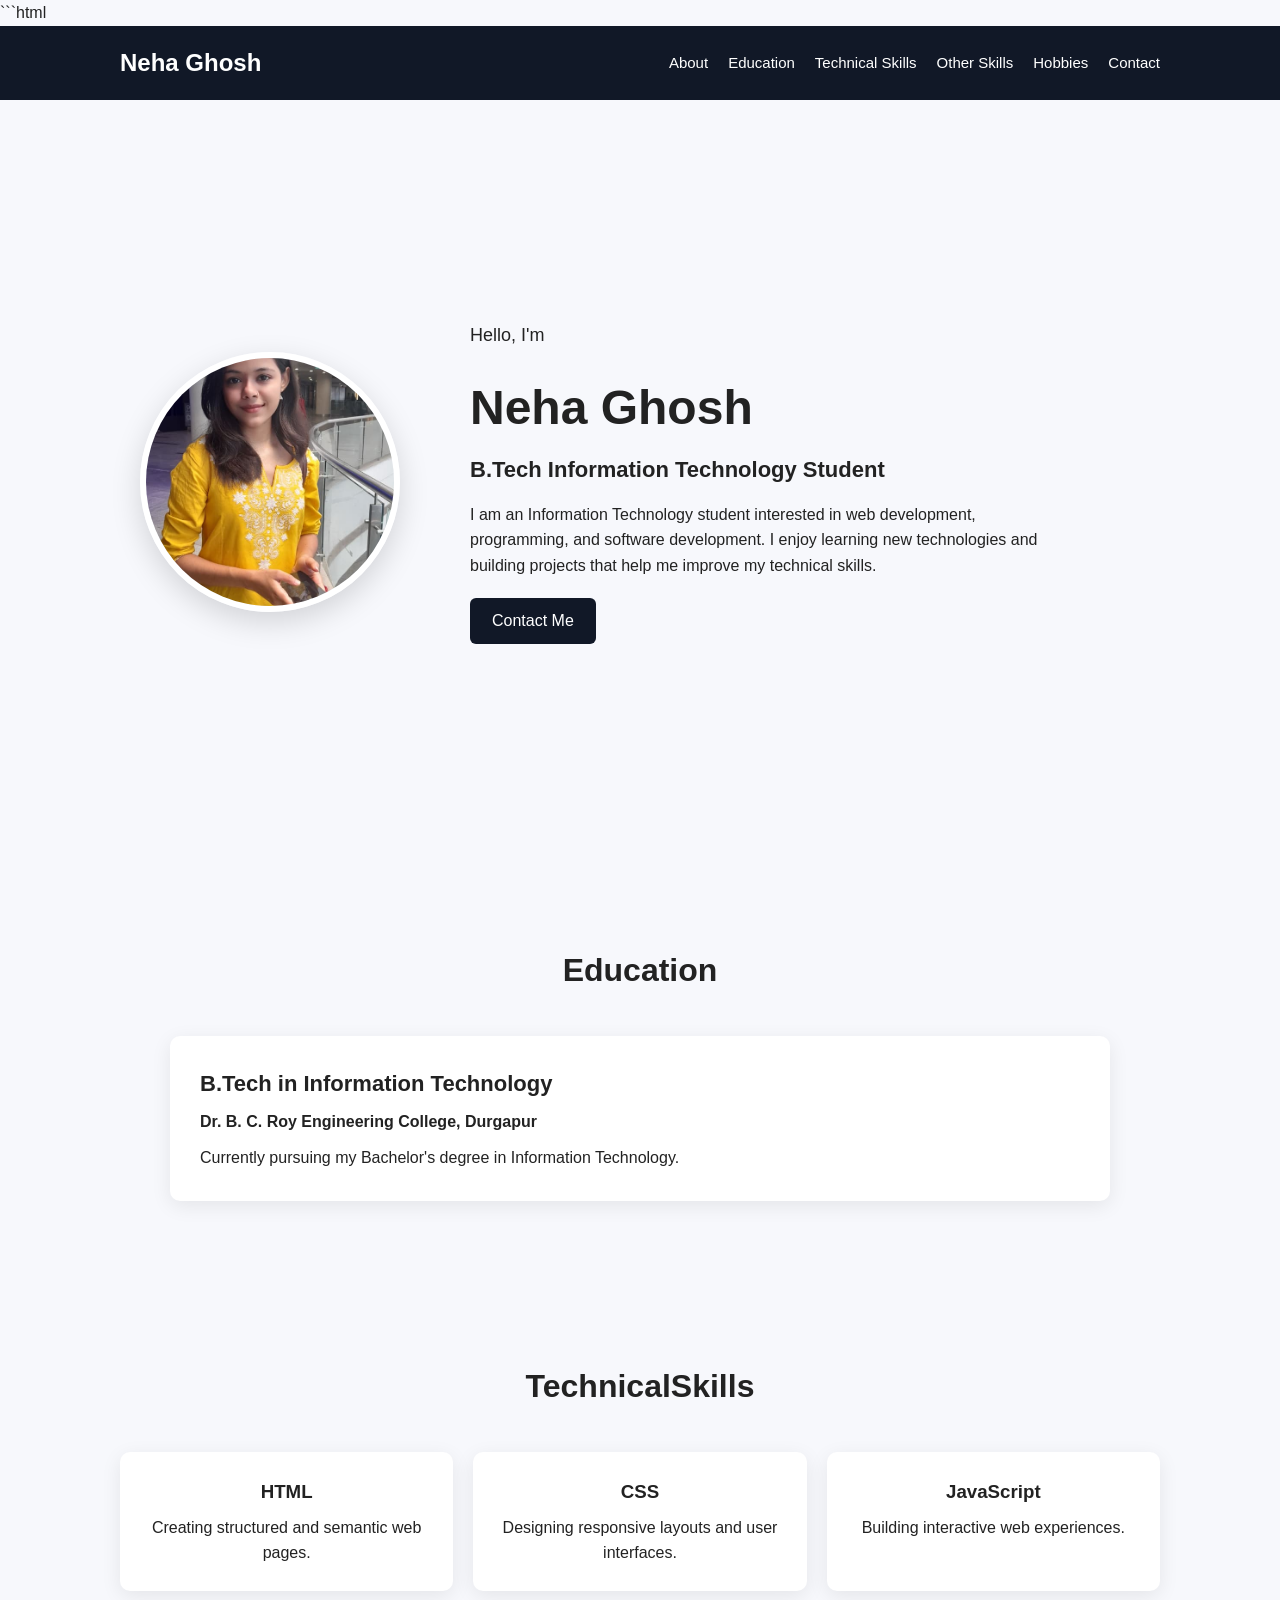
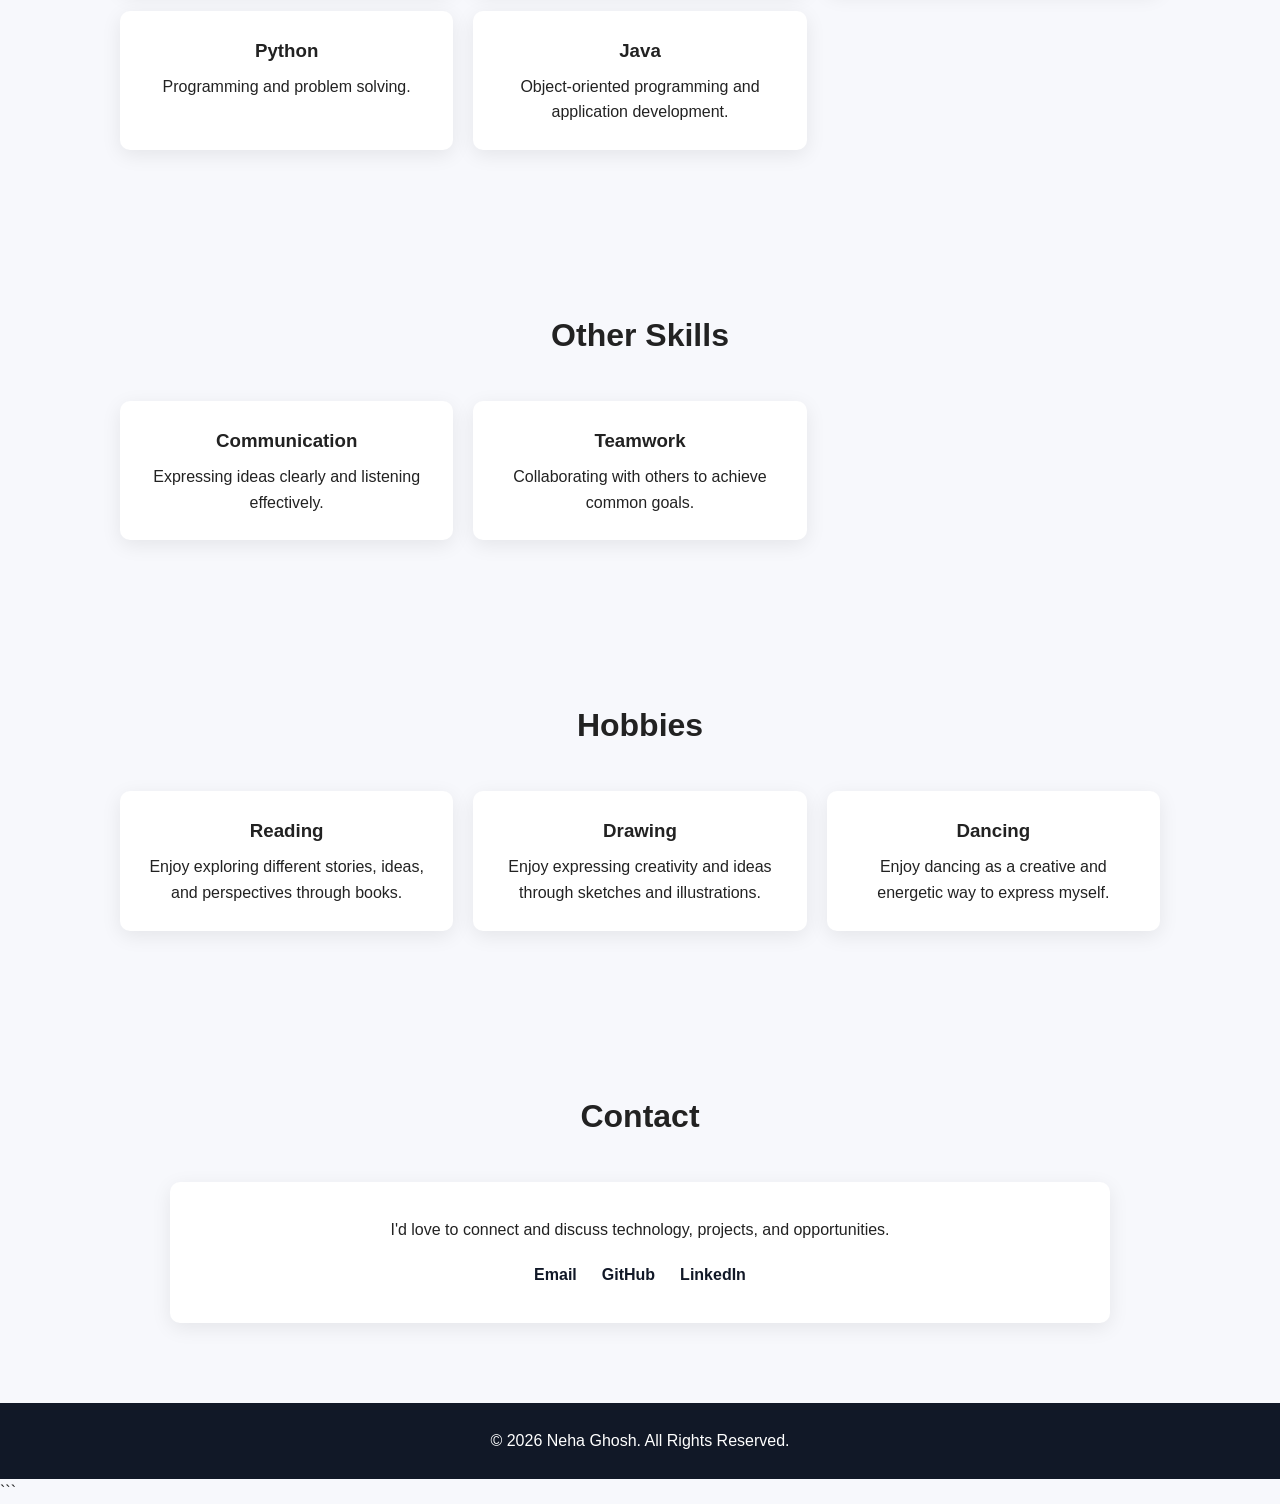
<file: week 1/index.html>
```html
<!DOCTYPE html>
<html lang="en">
<head>
    <meta charset="UTF-8">
    <meta name="viewport" content="width=device-width, initial-scale=1.0">
    <title>Neha Ghosh | Portfolio</title>
    <link rel="stylesheet" href="style.css">
</head>

<body>

    <!-- Header -->
    <header>
        <nav class="navbar">
            <h1>Neha Ghosh</h1>

            <ul>
                <li><a href="#about">About</a></li>
                <li><a href="#education">Education</a></li>
                <li><a href="#skills">Technical Skills</a></li>
                <li><a href="#skills">Other Skills</a></li>
                <li><a href="#skills">Hobbies</a></li>
                <li><a href="#contact">Contact</a></li>
            </ul>
        </nav>
    </header>


    <!-- About Section -->
    <section id="about" class="about">
        <div class="about-content">

            <div class="profile-image">
                <img src="profile.jpg" alt="Profile photo of Neha Ghosh">
            </div>

            <div class="about-text">
                <p class="intro">Hello, I'm</p>
                <h2>Neha Ghosh</h2>

                <h3>B.Tech Information Technology Student</h3>

                <p>
                    I am an Information Technology student interested in
                    web development, programming, and software development.
                    I enjoy learning new technologies and building projects
                    that help me improve my technical skills.
                </p>

                <a href="#contact" class="button">Contact Me</a>
            </div>

        </div>
    </section>


    <!-- Education Section -->
    <section id="education" class="section">
        <h2 class="section-title">Education</h2>

        <div class="education-card">
            <h3>B.Tech in Information Technology</h3>
            <p class="institution">
                Dr. B. C. Roy Engineering College, Durgapur
            </p>
            <p>
                Currently pursuing my Bachelor's degree in Information
                Technology.
            </p>
        </div>
    </section>


    <!-- Skills Section -->
    <section id="skills" class="section skills-section">
        <h2 class="section-title">TechnicalSkills</h2>

        <div class="skills-container">
            <div class="skill-card">
                <h3>HTML</h3>
                <p>Creating structured and semantic web pages.</p>
            </div>

            <div class="skill-card">
                <h3>CSS</h3>
                <p>Designing responsive layouts and user interfaces.</p>
            </div>

            <div class="skill-card">
                <h3>JavaScript</h3>
                <p>Building interactive web experiences.</p>
            </div>

            <div class="skill-card">
                <h3>Python</h3>
                <p>Programming and problem solving.</p>
            </div>

            <div class="skill-card">
                <h3>Java</h3>
                <p>Object-oriented programming and application development.</p>
            </div>
        </div>
    </section>


<!-- Other Skills Section -->
<section id="other-skills" class="section skills-section">
    <h2 class="section-title">Other Skills</h2>

    <div class="skills-container">

        <div class="skill-card">
            <h3>Communication</h3>
            <p>Expressing ideas clearly and listening effectively.</p>
        </div>

        <div class="skill-card">
            <h3>Teamwork</h3>
            <p>Collaborating with others to achieve common goals.</p>
        </div>

    </div>
</section>


<!-- Hobbies Section -->
<section id="hobbies" class="section skills-section">
    <h2 class="section-title">Hobbies</h2>

    <div class="skills-container">

        <div class="skill-card">
            <h3>Reading</h3>
            <p>Enjoy exploring different stories, ideas, and perspectives through books.</p>
        </div>

        <div class="skill-card">
            <h3>Drawing</h3>
            <p>Enjoy expressing creativity and ideas through sketches and illustrations.</p>
        </div>

        <div class="skill-card">
            <h3>Dancing</h3>
            <p>Enjoy dancing as a creative and energetic way to express myself.</p>
        </div>

    </div>
</section>



    <!-- Contact Section -->
    <section id="contact" class="section contact-section">
        <h2 class="section-title">Contact</h2>

        <div class="contact-card">
            <p>
                I'd love to connect and discuss technology, projects,
                and opportunities.
            </p>

            <div class="contact-links">
                <a href="nehaghosh863@gmail.com">
                    Email
                </a>

                <a href="https://github.com/twisted0305" target="_blank">
                    GitHub
                </a>

                <a href="https://www.linkedin.com/in/neha-ghosh-28288b328" target="_blank">
                    LinkedIn
                </a>
            </div>
        </div>
    </section>


    <!-- Footer -->
    <footer>
        <p>&copy; 2026 Neha Ghosh. All Rights Reserved.</p>
    </footer>

</body>
</html>
```
</file>
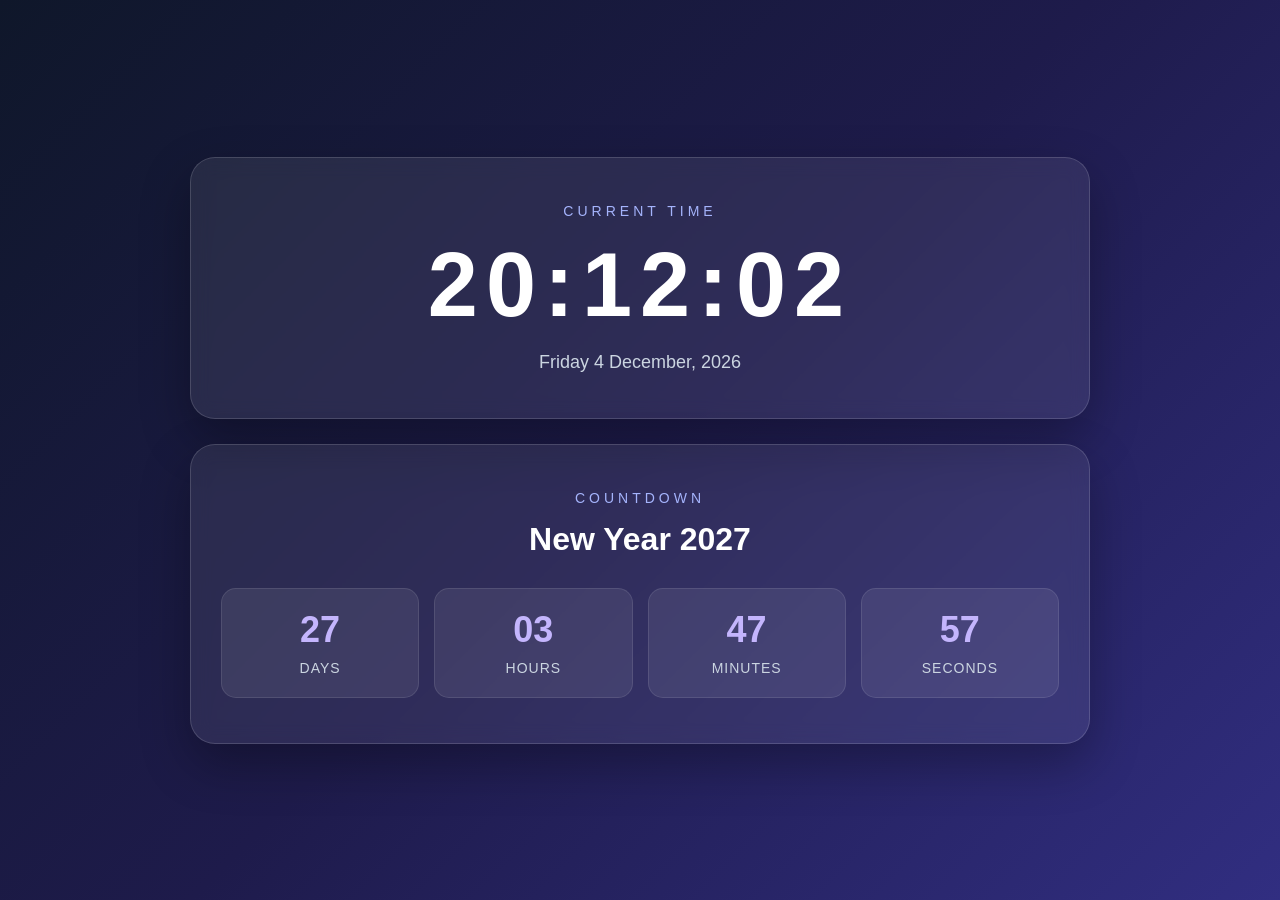
<file: week 2/index.html>
<!DOCTYPE html>
<html lang="en">
<head>
    <meta charset="UTF-8">
    <meta name="viewport" content="width=device-width, initial-scale=1.0">

    <title>Digital Clock & Countdown</title>

    <link rel="stylesheet" href="style.css">
</head>

<body>

    <main class="container">

        <section class="clock-card">

            <p class="label">CURRENT TIME</p>

            <h1 id="clock">00:00:00</h1>

            <p id="date">Loading date...</p>

        </section>


        <section class="countdown-card">

            <p class="label">COUNTDOWN</p>

            <h2>New Year 2027</h2>

            <div class="countdown">

                <div class="time-box">
                    <span id="days">00</span>
                    <small>Days</small>
                </div>

                <div class="time-box">
                    <span id="hours">00</span>
                    <small>Hours</small>
                </div>

                <div class="time-box">
                    <span id="minutes">00</span>
                    <small>Minutes</small>
                </div>

                <div class="time-box">
                    <span id="seconds">00</span>
                    <small>Seconds</small>
                </div>

            </div>

        </section>

    </main>

    <script src="script.js"></script>

</body>
</html>
</file>
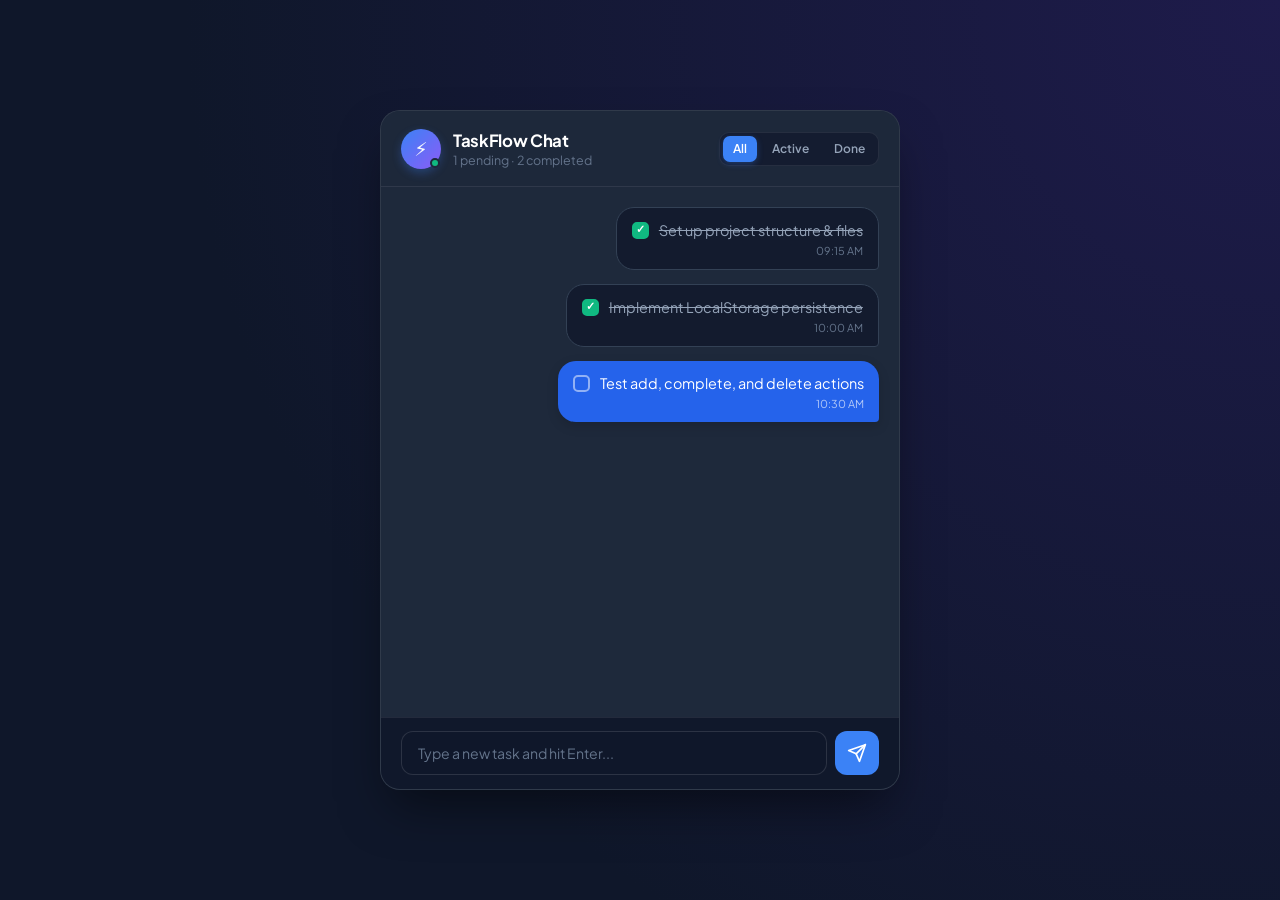
<file: week 4/index.html>
<!DOCTYPE html>
<html lang="en">
<head>
  <meta charset="UTF-8" />
  <meta name="viewport" content="width=device-width, initial-scale=1.0" />
  <title>ChatTask - Conversational To-Do</title>
  <link rel="stylesheet" href="style.css" />
  <link rel="preconnect" href="https://fonts.googleapis.com">
  <link rel="preconnect" href="https://fonts.gstatic.com" crossorigin>
  <link href="https://fonts.googleapis.com/css2?family=Plus+Jakarta+Sans:wght@400;500;600;700&display=swap" rel="stylesheet">
</head>
<body>
  <main class="app-container">
    <!-- Header -->
    <header class="app-header">
      <div class="header-left">
        <div class="avatar-status">
          <div class="avatar">⚡</div>
          <span class="online-indicator"></span>
        </div>
        <div class="header-titles">
          <h1 class="app-title">TaskFlow Chat</h1>
          <p class="app-subtitle" id="taskStats">Loading tasks...</p>
        </div>
      </div>

      <!-- Filter Controls -->
      <nav class="filter-group" aria-label="Task Filters">
        <button class="filter-btn active" data-filter="all">All</button>
        <button class="filter-btn" data-filter="active">Active</button>
        <button class="filter-btn" data-filter="completed">Done</button>
      </nav>
    </header>

    <!-- Chat Message / Task Stream -->
    <section class="chat-feed" id="chatFeed" aria-live="polite">
      <!-- Tasks will be rendered dynamically here -->
    </section>

    <!-- Input Action Bar -->
    <footer class="app-footer">
      <form id="taskForm" class="task-form">
        <div class="input-wrapper">
          <input
            type="text"
            id="taskInput"
            class="task-input"
            placeholder="Type a new task and hit Enter..."
            autocomplete="off"
            required
          />
        </div>
        <button type="submit" class="send-btn" id="sendBtn" title="Send Task">
          <svg width="20" height="20" viewBox="0 0 24 24" fill="none" stroke="currentColor" stroke-width="2" stroke-linecap="round" stroke-linejoin="round">
            <line x1="22" y1="2" x2="11" y2="13"></line>
            <polygon points="22 2 15 22 11 13 2 9 22 2"></polygon>
          </svg>
          <span class="sr-only">Send</span>
        </button>
      </form>
    </footer>
  </main>

  <script src="app.js"></script>
</body>
</html>
</file>
<file: week 1/style.css>
/* General Styling */

* {
    margin: 0;
    padding: 0;
    box-sizing: border-box;
}

html {
    scroll-behavior: smooth;
}

body {
    font-family: Arial, sans-serif;
    line-height: 1.6;
    background-color: #f7f8fc;
    color: #222;
}


/* Header */

header {
    background-color: #111827;
    color: white;
    position: sticky;
    top: 0;
    z-index: 1000;
}

.navbar {
    max-width: 1100px;
    margin: auto;
    padding: 18px 30px;

    display: flex;
    justify-content: space-between;
    align-items: center;
}

.navbar h1 {
    font-size: 24px;
}

.navbar ul {
    list-style: none;

    display: flex;
    gap: 20px;
}

.navbar a {
    color: white;
    text-decoration: none;
    font-size: 15px;
}

.navbar a:hover {
    text-decoration: underline;
}


/* About Section */

.about {
    min-height: 85vh;
    padding: 80px 30px;

    display: flex;
    align-items: center;
}

.about-content {
    width: 100%;
    max-width: 1000px;
    margin: auto;

    display: flex;
    align-items: center;
    gap: 70px;
}

.profile-image img {
    width: 260px;
    height: 260px;
    object-fit: cover;

    border-radius: 50%;
    border: 6px solid white;

    box-shadow: 0 10px 30px rgba(0, 0, 0, 0.15);
}

.about-text {
    max-width: 600px;
}

.intro {
    font-size: 18px;
}

.about-text h2 {
    font-size: 48px;
    margin: 5px 0;
}

.about-text h3 {
    font-size: 22px;
    margin-bottom: 15px;
}

.about-text p {
    margin-bottom: 20px;
}

.button {
    display: inline-block;
    padding: 10px 22px;

    background-color: #111827;
    color: white;

    text-decoration: none;
    border-radius: 6px;
}

.button:hover {
    background-color: #374151;
}


/* Common Section Styling */

.section {
    max-width: 1000px;
    margin: auto;
    padding: 80px 30px;
}

.section-title {
    text-align: center;
    font-size: 32px;
    margin-bottom: 40px;
}


/* Education */

.education-card {
    background-color: white;
    padding: 30px;

    border-radius: 10px;

    box-shadow: 0 5px 20px rgba(0, 0, 0, 0.08);
}

.education-card h3 {
    font-size: 22px;
    margin-bottom: 8px;
}

.institution {
    font-weight: bold;
    margin-bottom: 10px;
}


/* Technical Skills, Other Skills & Hobbies */

.skills-section {
    max-width: 1100px;
}

.skills-container {
    display: grid;
    grid-template-columns: repeat(3, 1fr);
    gap: 20px;
}

.skill-card {
    background-color: white;

    padding: 25px;

    text-align: center;

    border-radius: 10px;

    box-shadow: 0 5px 20px rgba(0, 0, 0, 0.08);

    transition: transform 0.2s ease;
}

.skill-card:hover {
    transform: translateY(-5px);
}

.skill-card h3 {
    margin-bottom: 8px;
}


/* Contact */

.contact-section {
    text-align: center;
}

.contact-card {
    background-color: white;

    padding: 35px;

    border-radius: 10px;

    box-shadow: 0 5px 20px rgba(0, 0, 0, 0.08);
}

.contact-links {
    margin-top: 20px;

    display: flex;
    justify-content: center;
    gap: 25px;
}

.contact-links a {
    color: #111827;
    font-weight: bold;
    text-decoration: none;
}

.contact-links a:hover {
    text-decoration: underline;
}


/* Footer */

footer {
    background-color: #111827;
    color: white;

    text-align: center;

    padding: 25px;
}


/* Responsive Design */

@media (max-width: 900px) {

    .navbar {
        flex-direction: column;
        gap: 15px;
    }

    .navbar ul {
        flex-wrap: wrap;
        justify-content: center;
        gap: 15px;
    }

    .about-content {
        flex-direction: column;
        text-align: center;
    }

    .about-text h2 {
        font-size: 38px;
    }

    .skills-container {
        grid-template-columns: repeat(2, 1fr);
    }
}


@media (max-width: 600px) {

    .skills-container {
        grid-template-columns: 1fr;
    }

    .about {
        padding: 60px 20px;
    }

    .section {
        padding: 60px 20px;
    }

    .profile-image img {
        width: 200px;
        height: 200px;
    }

    .about-text h2 {
        font-size: 34px;
    }
}
</file>
<file: week 2/style.css>
/* =========================
   RESET
========================= */

* {
    margin: 0;
    padding: 0;
    box-sizing: border-box;
}


/* =========================
   BODY
========================= */

body {
    min-height: 100vh;

    display: flex;
    justify-content: center;
    align-items: center;

    font-family: Arial, Helvetica, sans-serif;

    background: linear-gradient(
        135deg,
        #0f172a,
        #1e1b4b,
        #312e81
    );

    color: white;

    padding: 20px;
}


/* =========================
   MAIN CONTAINER
========================= */

.container {
    width: 100%;
    max-width: 900px;

    display: flex;
    flex-direction: column;

    gap: 25px;
}


/* =========================
   CARDS
========================= */

.clock-card,
.countdown-card {
    background: rgba(255, 255, 255, 0.08);

    border: 1px solid rgba(255, 255, 255, 0.15);

    border-radius: 25px;

    padding: 45px 30px;

    text-align: center;

    backdrop-filter: blur(10px);

    box-shadow: 0 20px 50px rgba(0, 0, 0, 0.3);

    transition: transform 0.3s ease;
}

.clock-card:hover,
.countdown-card:hover {
    transform: translateY(-5px);
}


/* =========================
   LABEL
========================= */

.label {
    font-size: 14px;

    letter-spacing: 4px;

    color: #a5b4fc;

    margin-bottom: 15px;
}


/* =========================
   DIGITAL CLOCK
========================= */

#clock {
    font-size: clamp(50px, 10vw, 90px);

    font-weight: bold;

    letter-spacing: 8px;

    margin-bottom: 15px;
}


/* =========================
   DATE
========================= */

#date {
    font-size: 18px;

    color: #cbd5e1;
}


/* =========================
   COUNTDOWN TITLE
========================= */

.countdown-card h2 {
    font-size: 32px;

    margin-bottom: 30px;
}


/* =========================
   COUNTDOWN
========================= */

.countdown {
    display: grid;

    grid-template-columns: repeat(4, 1fr);

    gap: 15px;
}


/* =========================
   TIME BOX
========================= */

.time-box {
    background: rgba(255, 255, 255, 0.08);

    border-radius: 15px;

    padding: 20px 10px;

    border: 1px solid rgba(255, 255, 255, 0.1);
}


.time-box span {
    display: block;

    font-size: 36px;

    font-weight: bold;

    color: #c4b5fd;

    margin-bottom: 8px;
}


.time-box small {
    color: #cbd5e1;

    font-size: 14px;

    text-transform: uppercase;

    letter-spacing: 1px;
}


/* =========================
   RESPONSIVE DESIGN
========================= */

@media (max-width: 650px) {

    .clock-card,
    .countdown-card {
        padding: 30px 20px;
    }

    #clock {
        letter-spacing: 3px;
    }

    .countdown {
        grid-template-columns: repeat(2, 1fr);
    }

    .countdown-card h2 {
        font-size: 25px;
    }
}


@media (max-width: 400px) {

    #clock {
        font-size: 40px;
    }

    #date {
        font-size: 15px;
    }

    .time-box span {
        font-size: 28px;
    }
}
</file>
<file: week 4/style.css>
/* -------------------------------------------------------------
 * Global Design Tokens & Resets
 * ----------------------------------------------------------- */
:root {
  --bg-dark: #0f172a;
  --panel-bg: #1e293b;
  --panel-border: rgba(255, 255, 255, 0.08);
  --panel-header: rgba(30, 41, 59, 0.85);
  
  --primary: #3b82f6;
  --primary-hover: #2563eb;
  --primary-bubble: #2563eb;
  
  --completed-bg: #1e293b;
  --completed-border: #334155;
  --completed-text: #94a3b8;
  
  --text-main: #f8fafc;
  --text-muted: #64748b;
  --danger: #f43f5e;
  --danger-hover: #fb7185;
  
  --radius-lg: 20px;
  --radius-bubble: 18px;
  --shadow-panel: 0 25px 50px -12px rgba(0, 0, 0, 0.5);
  
  --font-family: 'Plus Jakarta Sans', system-ui, -apple-system, sans-serif;
}

* {
  margin: 0;
  padding: 0;
  box-sizing: border-box;
}

body {
  font-family: var(--font-family);
  background: radial-gradient(circle at top right, #1e1b4b, #0f172a 70%);
  color: var(--text-main);
  min-height: 100vh;
  display: flex;
  align-items: center;
  justify-content: center;
  padding: 1rem;
}

.sr-only {
  position: absolute;
  width: 1px;
  height: 1px;
  padding: 0;
  margin: -1px;
  overflow: hidden;
  clip: rect(0, 0, 0, 0);
  border: 0;
}

/* -------------------------------------------------------------
 * Main Application Container
 * ----------------------------------------------------------- */
.app-container {
  width: 100%;
  max-width: 520px;
  height: 680px;
  background-color: var(--panel-bg);
  border: 1px solid var(--panel-border);
  border-radius: var(--radius-lg);
  box-shadow: var(--shadow-panel);
  display: flex;
  flex-direction: column;
  overflow: hidden;
  position: relative;
  backdrop-filter: blur(12px);
}

/* -------------------------------------------------------------
 * Header & Navigation
 * ----------------------------------------------------------- */
.app-header {
  padding: 1.1rem 1.25rem;
  background-color: var(--panel-header);
  border-bottom: 1px solid var(--panel-border);
  display: flex;
  align-items: center;
  justify-content: space-between;
  backdrop-filter: blur(8px);
  z-index: 10;
}

.header-left {
  display: flex;
  align-items: center;
  gap: 0.75rem;
}

.avatar-status {
  position: relative;
}

.avatar {
  width: 40px;
  height: 40px;
  border-radius: 50%;
  background: linear-gradient(135deg, #3b82f6, #8b5cf6);
  display: flex;
  align-items: center;
  justify-content: center;
  font-size: 1.2rem;
  box-shadow: 0 4px 10px rgba(59, 130, 246, 0.3);
}

.online-indicator {
  position: absolute;
  bottom: 1px;
  right: 1px;
  width: 10px;
  height: 10px;
  background-color: #10b981;
  border: 2px solid var(--panel-bg);
  border-radius: 50%;
}

.app-title {
  font-size: 1.05rem;
  font-weight: 700;
  letter-spacing: -0.02em;
  color: #fff;
}

.app-subtitle {
  font-size: 0.78rem;
  color: var(--text-muted);
  margin-top: 1px;
}

/* Filter Buttons */
.filter-group {
  display: flex;
  gap: 0.25rem;
  background-color: rgba(15, 23, 42, 0.6);
  padding: 3px;
  border-radius: 10px;
  border: 1px solid var(--panel-border);
}

.filter-btn {
  background: transparent;
  border: none;
  outline: none;
  padding: 0.35rem 0.65rem;
  font-size: 0.75rem;
  font-weight: 600;
  color: #94a3b8;
  border-radius: 7px;
  cursor: pointer;
  transition: all 0.2s ease;
  font-family: inherit;
}

.filter-btn:hover {
  color: #fff;
}

.filter-btn.active {
  background-color: var(--primary);
  color: #fff;
  box-shadow: 0 2px 6px rgba(59, 130, 246, 0.3);
}

/* -------------------------------------------------------------
 * Chat Stream & Tasks
 * ----------------------------------------------------------- */
.chat-feed {
  flex: 1;
  overflow-y: auto;
  padding: 1.25rem;
  display: flex;
  flex-direction: column;
  gap: 0.85rem;
  scroll-behavior: smooth;
}

.chat-feed::-webkit-scrollbar {
  width: 6px;
}
.chat-feed::-webkit-scrollbar-thumb {
  background: rgba(255, 255, 255, 0.1);
  border-radius: 10px;
}

/* Empty State */
.empty-state {
  margin: auto;
  text-align: center;
  color: var(--text-muted);
}
.empty-state .icon {
  font-size: 2.2rem;
  margin-bottom: 0.5rem;
}
.empty-state p {
  font-size: 0.85rem;
}

/* Task Item Row */
.task-row {
  display: flex;
  align-items: flex-end;
  justify-content: flex-end;
  gap: 0.5rem;
  animation: slideIn 0.25s cubic-bezier(0.16, 1, 0.3, 1);
}

@keyframes slideIn {
  from {
    opacity: 0;
    transform: translateY(12px) scale(0.97);
  }
  to {
    opacity: 1;
    transform: translateY(0) scale(1);
  }
}

/* Delete Trigger */
.delete-btn {
  opacity: 0;
  background: transparent;
  border: none;
  color: var(--danger);
  cursor: pointer;
  padding: 6px;
  border-radius: 8px;
  transition: all 0.2s;
  display: flex;
  align-items: center;
  justify-content: center;
}

.task-row:hover .delete-btn {
  opacity: 1;
}

.delete-btn:hover {
  background-color: rgba(244, 63, 94, 0.15);
  color: var(--danger-hover);
}

/* Message Bubble */
.task-bubble {
  max-width: 82%;
  min-width: 140px;
  padding: 0.75rem 0.95rem;
  background-color: var(--primary-bubble);
  border-radius: var(--radius-bubble) var(--radius-bubble) 4px var(--radius-bubble);
  box-shadow: 0 4px 12px rgba(0, 0, 0, 0.15);
  transition: all 0.25s ease;
}

.task-bubble.completed {
  background-color: rgba(15, 23, 42, 0.75);
  border: 1px solid var(--completed-border);
  box-shadow: none;
}

.task-body {
  display: flex;
  align-items: flex-start;
  gap: 0.6rem;
}

/* Checkbox Styling */
.task-checkbox {
  appearance: none;
  -webkit-appearance: none;
  width: 17px;
  height: 17px;
  border: 2px solid rgba(255, 255, 255, 0.5);
  border-radius: 5px;
  outline: none;
  cursor: pointer;
  margin-top: 2px;
  flex-shrink: 0;
  transition: all 0.15s ease;
  position: relative;
}

.task-checkbox:checked {
  background-color: #10b981;
  border-color: #10b981;
}

.task-checkbox:checked::after {
  content: '✓';
  position: absolute;
  color: white;
  font-size: 11px;
  font-weight: bold;
  left: 2px;
  top: -1px;
}

/* Task Content */
.task-text {
  font-size: 0.9rem;
  line-height: 1.4;
  word-break: break-word;
  color: #ffffff;
  transition: color 0.2s ease;
}

.task-bubble.completed .task-text {
  text-decoration: line-through;
  color: var(--completed-text);
}

.task-time {
  font-size: 0.68rem;
  color: rgba(255, 255, 255, 0.65);
  text-align: right;
  margin-top: 4px;
}

.task-bubble.completed .task-time {
  color: var(--text-muted);
}

/* -------------------------------------------------------------
 * Footer & Input Bar
 * ----------------------------------------------------------- */
.app-footer {
  padding: 0.85rem 1.25rem;
  background-color: rgba(15, 23, 42, 0.9);
  border-top: 1px solid var(--panel-border);
}

.task-form {
  display: flex;
  gap: 0.5rem;
  align-items: center;
}

.input-wrapper {
  flex: 1;
}

.task-input {
  width: 100%;
  background-color: #0f172a;
  border: 1px solid rgba(255, 255, 255, 0.12);
  border-radius: 12px;
  padding: 0.75rem 1rem;
  color: #fff;
  font-size: 0.88rem;
  font-family: inherit;
  outline: none;
  transition: border-color 0.2s ease, box-shadow 0.2s ease;
}

.task-input:focus {
  border-color: var(--primary);
  box-shadow: 0 0 0 3px rgba(59, 130, 246, 0.2);
}

.task-input::placeholder {
  color: var(--text-muted);
}

.send-btn {
  background: var(--primary);
  color: #fff;
  border: none;
  width: 44px;
  height: 44px;
  border-radius: 12px;
  display: flex;
  align-items: center;
  justify-content: center;
  cursor: pointer;
  transition: all 0.2s ease;
  flex-shrink: 0;
}

.send-btn:hover {
  background-color: var(--primary-hover);
  transform: translateY(-1px);
}

.send-btn:active {
  transform: translateY(1px);
}

/* Responsive tweaks */
@media (max-width: 480px) {
  body {
    padding: 0;
  }
  .app-container {
    height: 100vh;
    border-radius: 0;
    border: none;
  }
}
</file>
